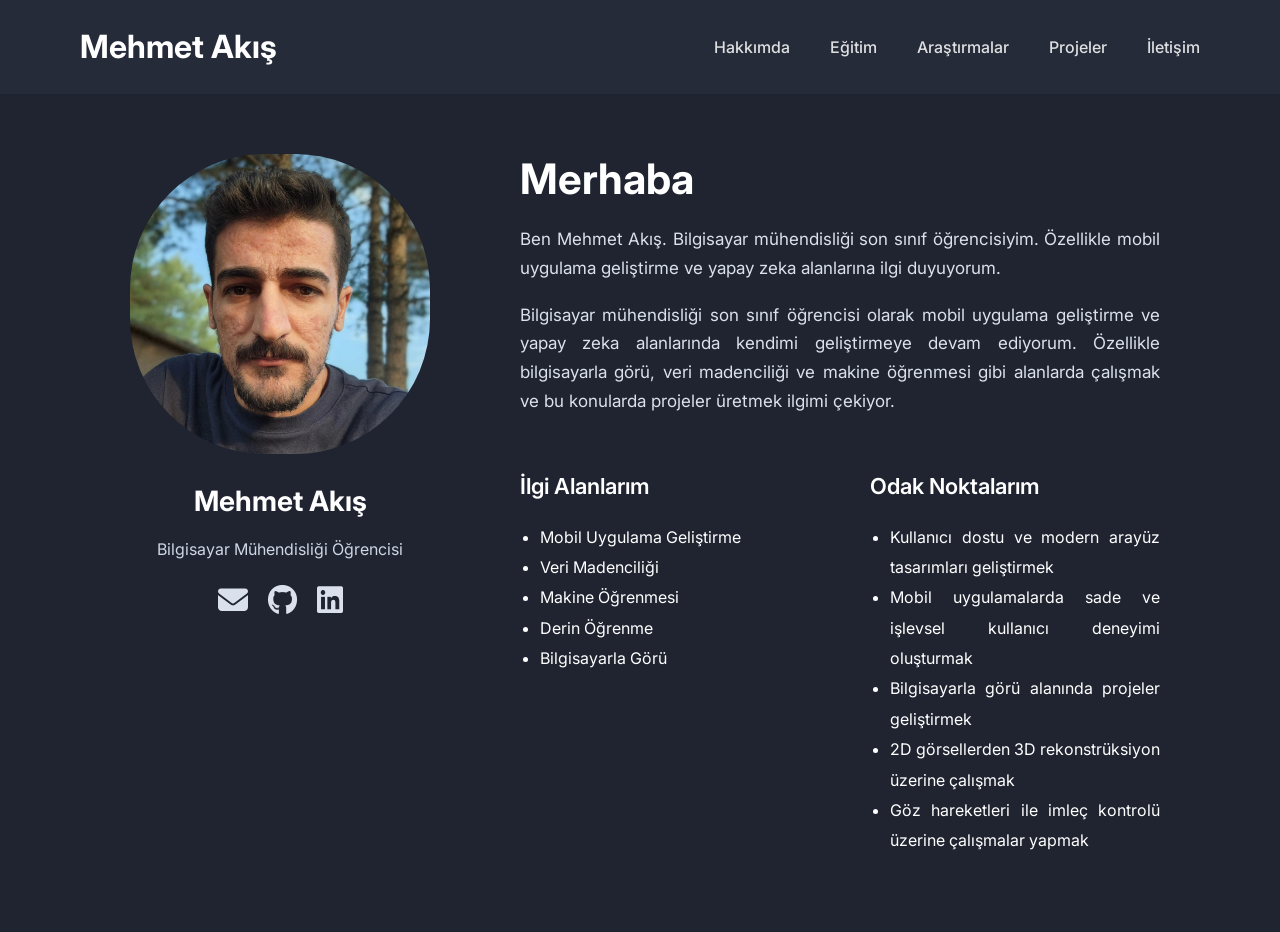
<file: index.html>
<!DOCTYPE html>
<html lang="tr">
<head>
<meta charset="UTF-8">
<title>Mehmet | Computer Engineer</title>
<link rel="stylesheet" href="style.css">
<link rel="stylesheet" href="https://cdnjs.cloudflare.com/ajax/libs/font-awesome/6.4.2/css/all.min.css">
</head>
<body>

<header>
</header>
<div class="container">

<div class="left">
  <img src="img/profil.jpeg" class="profile" alt="Mehmet Akış">

  <h2>Mehmet Akış</h2>
  <p>Bilgisayar Mühendisliği Öğrencisi</p>
<div class="icons">
  <a href="mailto:meehmetakis@gmail.com" title="Mail">
    <i class="fa-solid fa-envelope"></i>
  </a>

  <a href="https://github.com/meehmetaks" target="_blank" title="GitHub">
    <i class="fa-brands fa-github"></i>
  </a>

  <a href="https://linkedin.com/in/meehmetakis" target="_blank" title="LinkedIn">
    <i class="fa-brands fa-linkedin"></i>
  </a>
</div>
</div>

<div class="right">
  <h1>Merhaba</h1>

  <p>
    Ben Mehmet Akış. Bilgisayar mühendisliği son sınıf öğrencisiyim.
    Özellikle mobil uygulama geliştirme ve yapay zeka alanlarına ilgi duyuyorum.
  </p>

<p>
  Bilgisayar mühendisliği son sınıf öğrencisi olarak mobil uygulama geliştirme ve yapay zeka alanlarında kendimi geliştirmeye devam ediyorum.
  Özellikle bilgisayarla görü, veri madenciliği ve makine öğrenmesi gibi alanlarda çalışmak ve bu konularda projeler üretmek ilgimi çekiyor.
</p>

  <div class="columns">
    <div>
      <h3>İlgi Alanlarım</h3>
      <ul>
        <li>Mobil Uygulama Geliştirme</li>
        <li>Veri Madenciliği</li>
        <li>Makine Öğrenmesi</li>
        <li>Derin Öğrenme</li>
        <li>Bilgisayarla Görü</li>
      </ul>
    </div>

    <div>
  <h3>Odak Noktalarım</h3>
  <ul>
    <li>Kullanıcı dostu ve modern arayüz tasarımları geliştirmek</li>
    <li>Mobil uygulamalarda sade ve işlevsel kullanıcı deneyimi oluşturmak</li>
    <li>Bilgisayarla görü alanında projeler geliştirmek</li>
    <li>2D görsellerden 3D rekonstrüksiyon üzerine çalışmak</li>
    <li>Göz hareketleri ile imleç kontrolü üzerine çalışmalar yapmak</li>
  </ul>
</div>
  </div>
</div>

</div>
<script src="menu.js"></script>
</body>
</html>
</file>
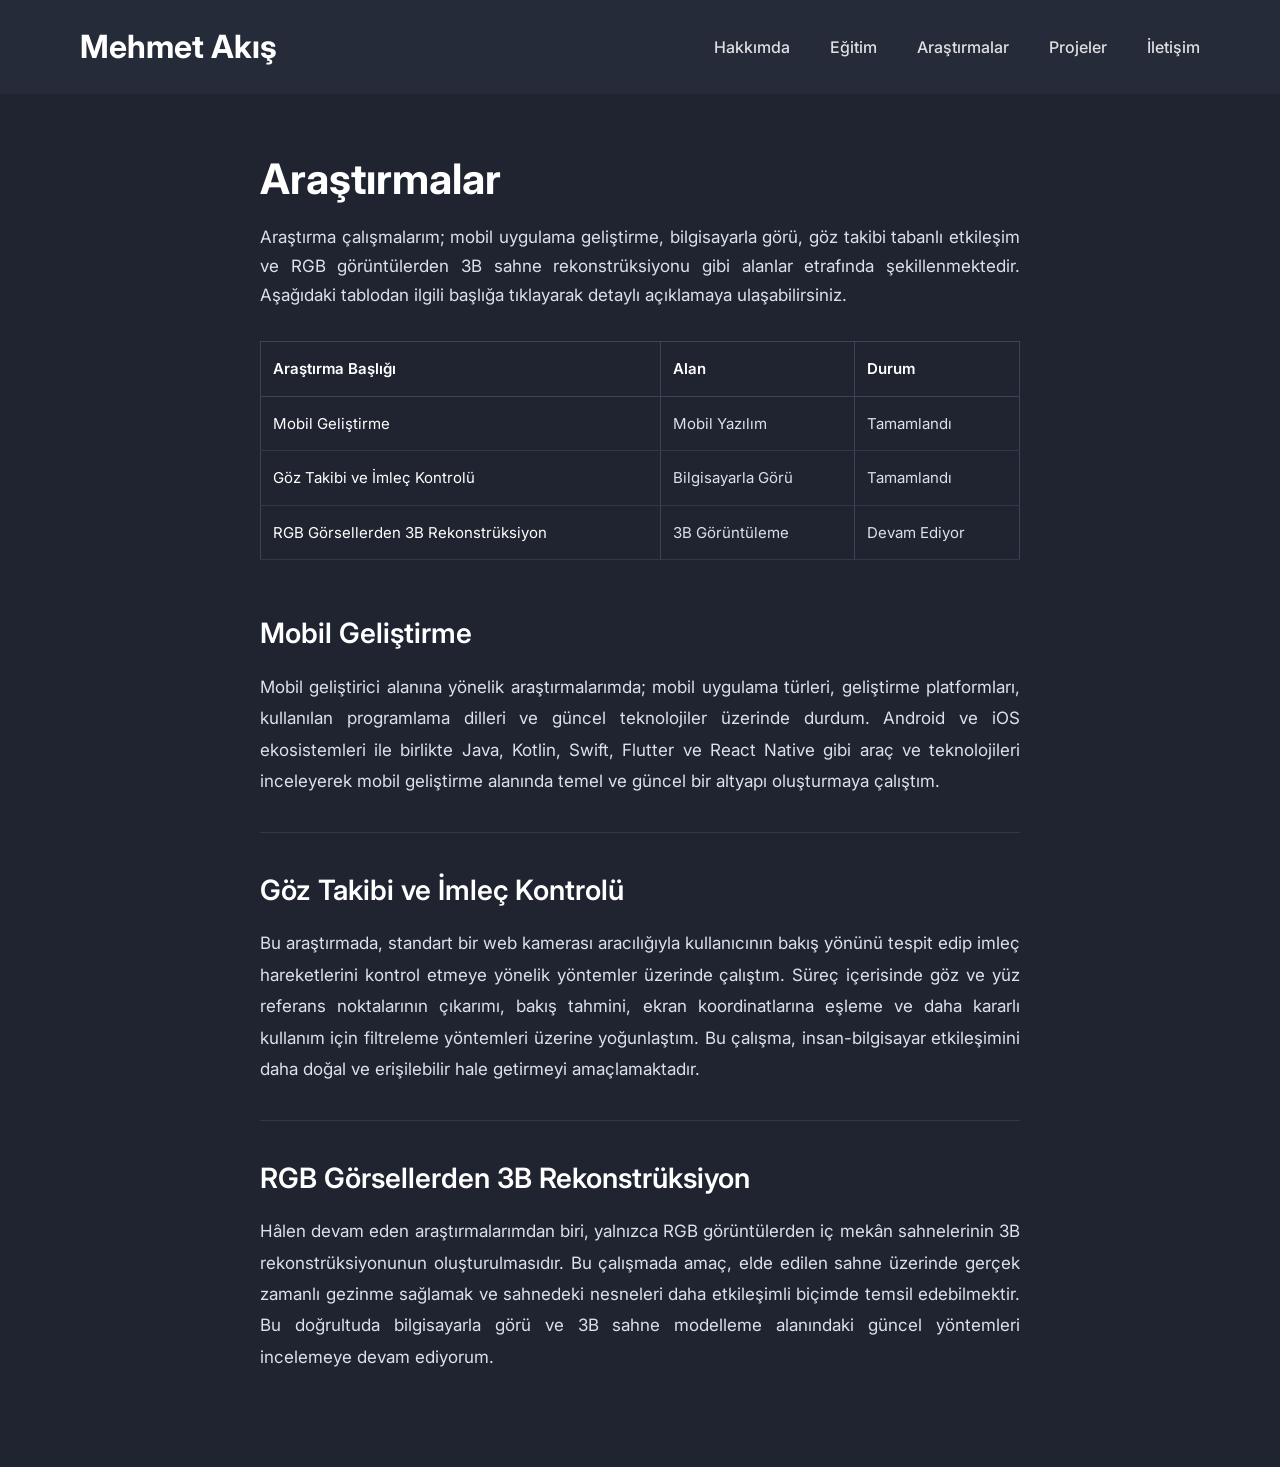
<file: Arastirmalar.html>
<!DOCTYPE html>
<html lang="tr">
<head>
<meta charset="UTF-8">
<title>Araştırmalar</title>
<link rel="stylesheet" href="style.css">
</head>
<body>

<header></header>

<div class="research-page">
  <h1>Araştırmalar</h1>

  <p class="research-intro">
    Araştırma çalışmalarım; mobil uygulama geliştirme, bilgisayarla görü, göz takibi tabanlı etkileşim
    ve RGB görüntülerden 3B sahne rekonstrüksiyonu gibi alanlar etrafında şekillenmektedir.
    Aşağıdaki tablodan ilgili başlığa tıklayarak detaylı açıklamaya ulaşabilirsiniz.
  </p>

  <table class="research-table">
    <thead>
      <tr>
        <th>Araştırma Başlığı</th>
        <th>Alan</th>
        <th>Durum</th>
      </tr>
    </thead>
    <tbody>
      <tr onclick="location.href='#mobil-gelistirme'">
        <td><a href="#mobil-gelistirme">Mobil Geliştirme</a></td>
        <td>Mobil Yazılım</td>
        <td>Tamamlandı</td>
      </tr>
      <tr onclick="location.href='#goz-takibi'">
        <td><a href="#goz-takibi">Göz Takibi ve İmleç Kontrolü</a></td>
        <td>Bilgisayarla Görü</td>
        <td>Tamamlandı</td>
      </tr>
      <tr onclick="location.href='#rekonstruksiyon'">
        <td><a href="#rekonstruksiyon">RGB Görsellerden 3B Rekonstrüksiyon</a></td>
        <td>3B Görüntüleme</td>
        <td>Devam Ediyor</td>
      </tr>
    </tbody>
  </table>

  <section id="mobil-gelistirme" class="research-section">
    <h2>Mobil Geliştirme</h2>
    <p>
      Mobil geliştirici alanına yönelik araştırmalarımda; mobil uygulama türleri, geliştirme platformları,
      kullanılan programlama dilleri ve güncel teknolojiler üzerinde durdum. Android ve iOS ekosistemleri ile birlikte
      Java, Kotlin, Swift, Flutter ve React Native gibi araç ve teknolojileri inceleyerek mobil geliştirme alanında
      temel ve güncel bir altyapı oluşturmaya çalıştım.
    </p>
  </section>

  <section id="goz-takibi" class="research-section">
    <h2>Göz Takibi ve İmleç Kontrolü</h2>
    <p>
      Bu araştırmada, standart bir web kamerası aracılığıyla kullanıcının bakış yönünü tespit edip
      imleç hareketlerini kontrol etmeye yönelik yöntemler üzerinde çalıştım. Süreç içerisinde
      göz ve yüz referans noktalarının çıkarımı, bakış tahmini, ekran koordinatlarına eşleme ve
      daha kararlı kullanım için filtreleme yöntemleri üzerine yoğunlaştım. Bu çalışma, insan-bilgisayar
      etkileşimini daha doğal ve erişilebilir hale getirmeyi amaçlamaktadır.
    </p>
  </section>

  <section id="rekonstruksiyon" class="research-section">
    <h2>RGB Görsellerden 3B Rekonstrüksiyon</h2>
    <p>
      Hâlen devam eden araştırmalarımdan biri, yalnızca RGB görüntülerden iç mekân sahnelerinin
      3B rekonstrüksiyonunun oluşturulmasıdır. Bu çalışmada amaç, elde edilen sahne üzerinde gerçek zamanlı gezinme sağlamak
      ve sahnedeki nesneleri daha etkileşimli biçimde temsil edebilmektir. Bu doğrultuda bilgisayarla görü ve
      3B sahne modelleme alanındaki güncel yöntemleri incelemeye devam ediyorum.
    </p>
  </section>
</div>

<script src="menu.js"></script>
</body>
</html>
</file>
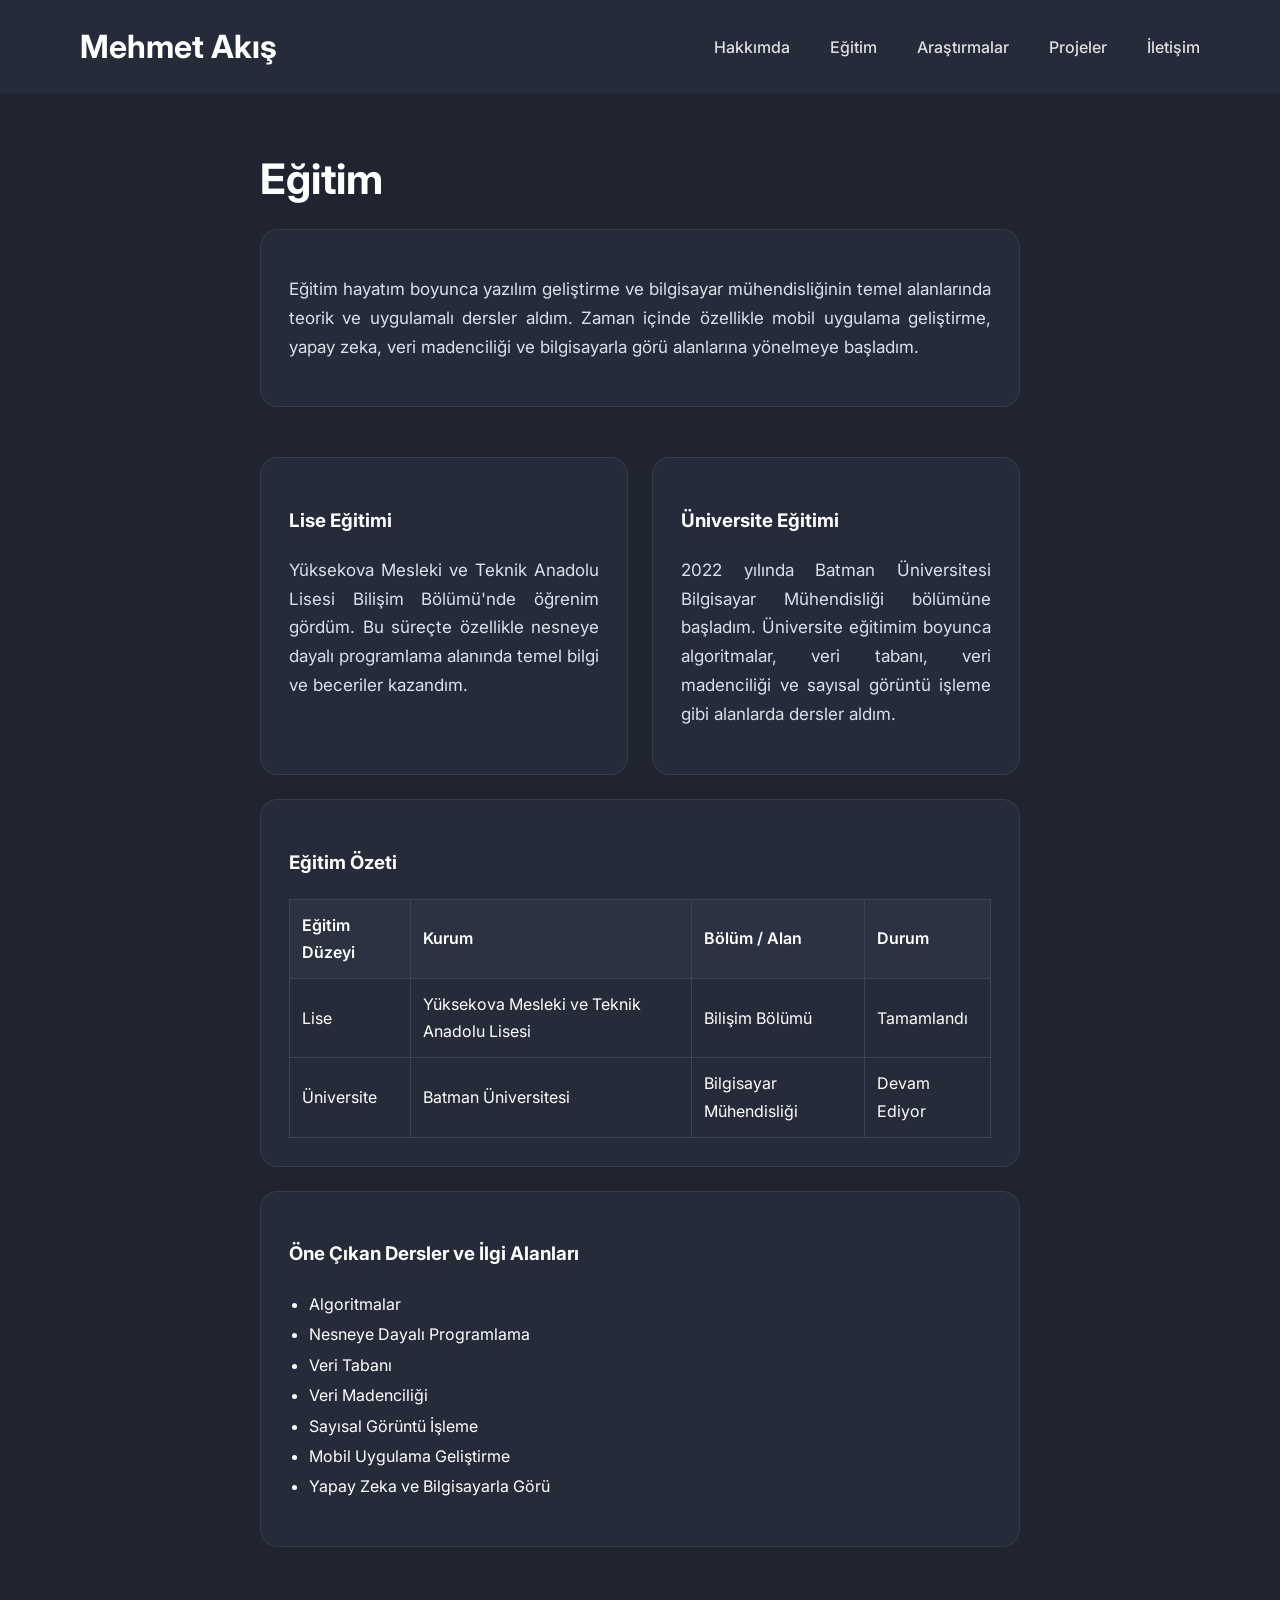
<file: Egitim.html>
<!DOCTYPE html>
<html lang="tr">
<head>
<meta charset="UTF-8">
<title>Eğitim</title>
<link rel="stylesheet" href="style.css">
</head>
<body>

<header></header>

<div class="page-wrapper">
  <h1>Eğitim</h1>

  <div class="info-card">
    <p>
      Eğitim hayatım boyunca yazılım geliştirme ve bilgisayar mühendisliğinin temel alanlarında teorik ve uygulamalı dersler aldım.
      Zaman içinde özellikle mobil uygulama geliştirme, yapay zeka, veri madenciliği ve bilgisayarla görü alanlarına yönelmeye başladım.
    </p>
  </div>

  <div class="info-grid">
    <div class="info-card">
      <h3>Lise Eğitimi</h3>
      <p>
        Yüksekova Mesleki ve Teknik Anadolu Lisesi Bilişim Bölümü'nde öğrenim gördüm.
        Bu süreçte özellikle nesneye dayalı programlama alanında temel bilgi ve beceriler kazandım.
      </p>
    </div>

    <div class="info-card">
      <h3>Üniversite Eğitimi</h3>
      <p>
        2022 yılında Batman Üniversitesi Bilgisayar Mühendisliği bölümüne başladım.
        Üniversite eğitimim boyunca algoritmalar, veri tabanı, veri madenciliği ve sayısal görüntü işleme gibi alanlarda dersler aldım.
      </p>
    </div>
  </div>

  <div class="info-card">
    <h3>Eğitim Özeti</h3>
    <table>
      <tr>
        <th>Eğitim Düzeyi</th>
        <th>Kurum</th>
        <th>Bölüm / Alan</th>
        <th>Durum</th>
      </tr>
      <tr>
        <td>Lise</td>
        <td>Yüksekova Mesleki ve Teknik Anadolu Lisesi</td>
        <td>Bilişim Bölümü</td>
        <td>Tamamlandı</td>
      </tr>
      <tr>
        <td>Üniversite</td>
        <td>Batman Üniversitesi</td>
        <td>Bilgisayar Mühendisliği</td>
        <td>Devam Ediyor</td>
      </tr>
    </table>
  </div>

  <div class="info-card">
    <h3>Öne Çıkan Dersler ve İlgi Alanları</h3>
    <ul>
      <li>Algoritmalar</li>
      <li>Nesneye Dayalı Programlama</li>
      <li>Veri Tabanı</li>
      <li>Veri Madenciliği</li>
      <li>Sayısal Görüntü İşleme</li>
      <li>Mobil Uygulama Geliştirme</li>
      <li>Yapay Zeka ve Bilgisayarla Görü</li>
    </ul>
  </div>
</div>
<script src="menu.js"></script>
</body>
</html>
</file>
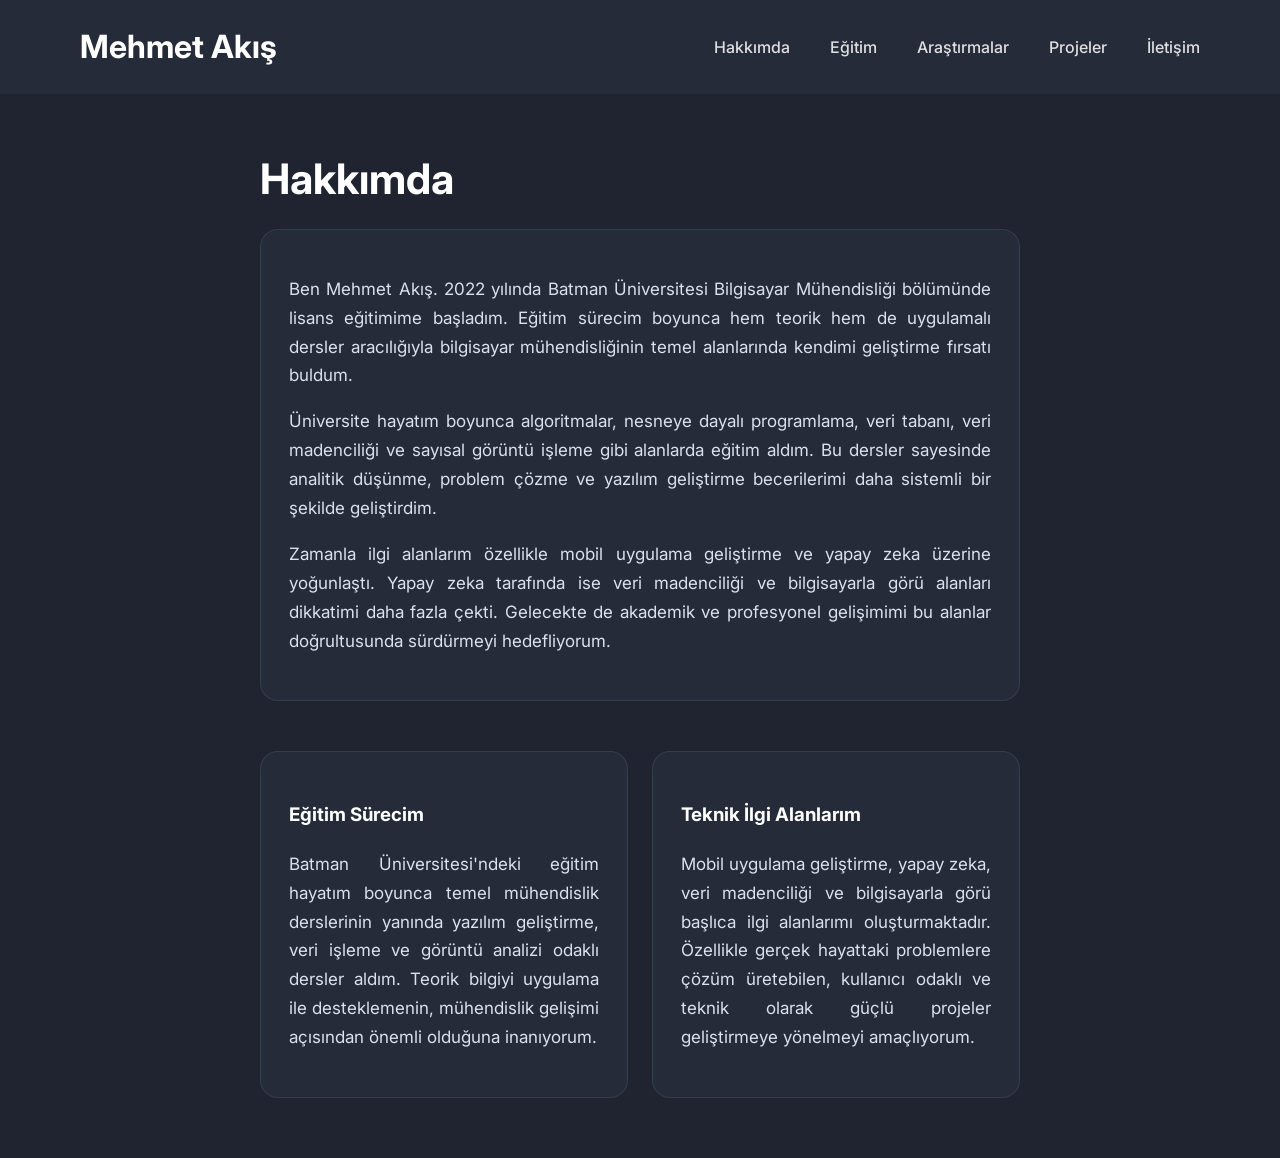
<file: Hakkimda.html>
<!DOCTYPE html>
<html lang="tr">
<head>
<meta charset="UTF-8">
<title>Mehmet Akış | Hakkımda</title>
<link rel="stylesheet" href="style.css">
</head>
<body>

<header></header>

<div class="page-wrapper">
  <h1>Hakkımda</h1>

  <div class="info-card">
    <p>
      Ben Mehmet Akış. 2022 yılında Batman Üniversitesi Bilgisayar Mühendisliği bölümünde lisans eğitimime başladım.
      Eğitim sürecim boyunca hem teorik hem de uygulamalı dersler aracılığıyla bilgisayar mühendisliğinin temel alanlarında
      kendimi geliştirme fırsatı buldum.
    </p>

    <p>
      Üniversite hayatım boyunca algoritmalar, nesneye dayalı programlama, veri tabanı, veri madenciliği ve sayısal görüntü işleme
      gibi alanlarda eğitim aldım. Bu dersler sayesinde analitik düşünme, problem çözme ve yazılım geliştirme becerilerimi
      daha sistemli bir şekilde geliştirdim.
    </p>

    <p>
      Zamanla ilgi alanlarım özellikle mobil uygulama geliştirme ve yapay zeka üzerine yoğunlaştı.
      Yapay zeka tarafında ise veri madenciliği ve bilgisayarla görü alanları dikkatimi daha fazla çekti.
      Gelecekte de akademik ve profesyonel gelişimimi bu alanlar doğrultusunda sürdürmeyi hedefliyorum.
    </p>
  </div>

  <div class="info-grid">
    <div class="info-card">
      <h3>Eğitim Sürecim</h3>
      <p>
        Batman Üniversitesi'ndeki eğitim hayatım boyunca temel mühendislik derslerinin yanında yazılım geliştirme,
        veri işleme ve görüntü analizi odaklı dersler aldım. Teorik bilgiyi uygulama ile desteklemenin,
        mühendislik gelişimi açısından önemli olduğuna inanıyorum.
      </p>
    </div>

    <div class="info-card">
      <h3>Teknik İlgi Alanlarım</h3>
      <p>
        Mobil uygulama geliştirme, yapay zeka, veri madenciliği ve bilgisayarla görü başlıca ilgi alanlarımı oluşturmaktadır.
        Özellikle gerçek hayattaki problemlere çözüm üretebilen, kullanıcı odaklı ve teknik olarak güçlü projeler geliştirmeye
        yönelmeyi amaçlıyorum.
      </p>
    </div>
  </div>
</div>

<script src="menu.js"></script>
</body>
</html>
</file>
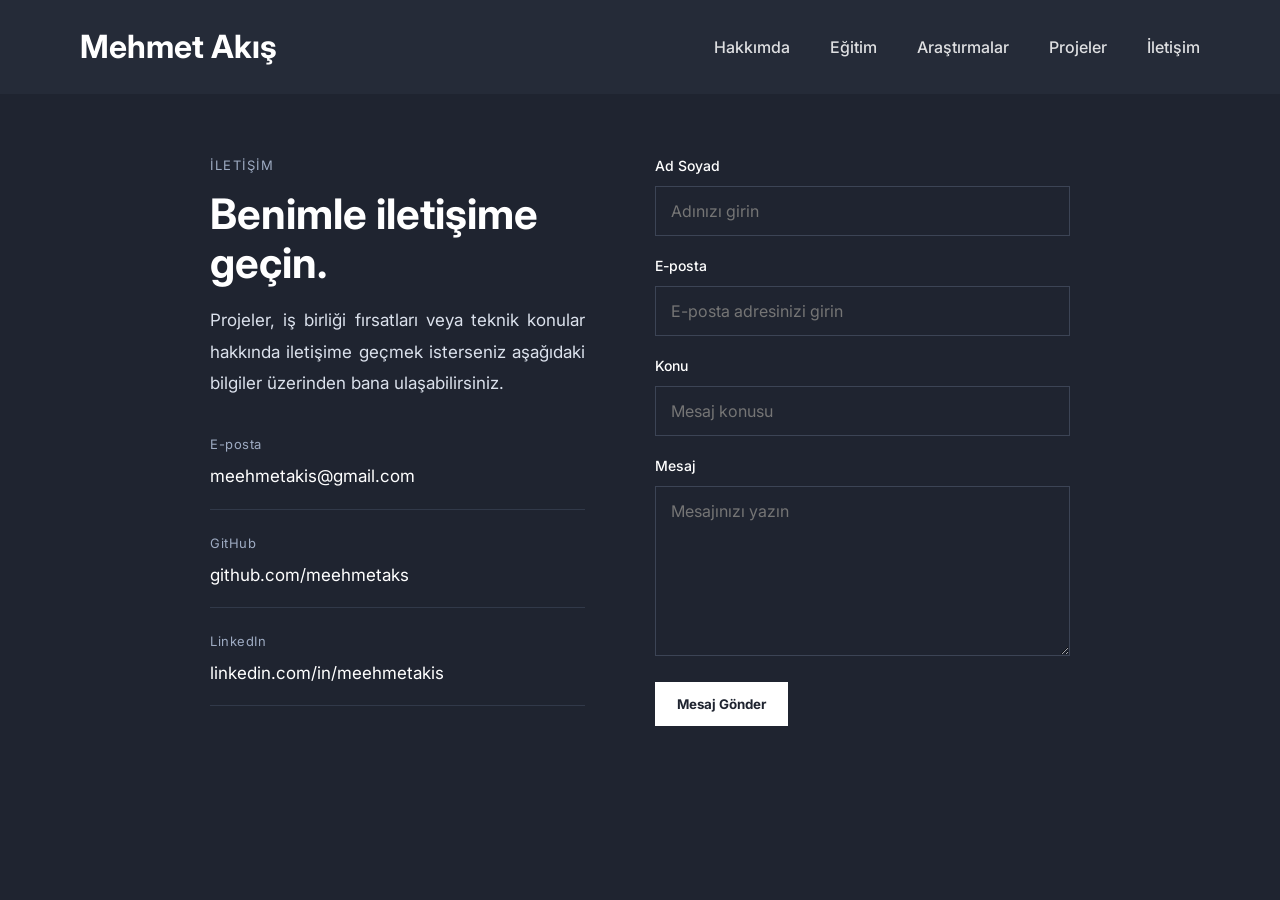
<file: iletisim.html>
<!DOCTYPE html>
<html lang="tr">
<head>
<meta charset="UTF-8">
<title>İletişim</title>
<link rel="stylesheet" href="style.css">
</head>
<body>

<header></header>

<div class="contact-page">
  <div class="contact-left">
    <p class="contact-label">İLETİŞİM</p>
    <h1>Benimle iletişime geçin.</h1>

    <p class="contact-text">
      Projeler, iş birliği fırsatları veya teknik konular hakkında iletişime geçmek isterseniz
      aşağıdaki bilgiler üzerinden bana ulaşabilirsiniz.
    </p>

    <div class="contact-info">
      <div class="contact-item">
        <span>E-posta</span>
        <a href="mailto:meehmetakis@gmail.com">meehmetakis@gmail.com</a>
      </div>

      <div class="contact-item">
        <span>GitHub</span>
        <a href="https://github.com/meehmetaks" target="_blank">github.com/meehmetaks</a>
      </div>

      <div class="contact-item">
        <span>LinkedIn</span>
        <a href="https://linkedin.com/meehmetakis" target="_blank">linkedin.com/in/meehmetakis</a>
      </div>
    </div>
  </div>

  <div class="contact-right">
    <form class="contact-form">
      <label>Ad Soyad</label>
      <input type="text" placeholder="Adınızı girin">

      <label>E-posta</label>
      <input type="email" placeholder="E-posta adresinizi girin">

      <label>Konu</label>
      <input type="text" placeholder="Mesaj konusu">

      <label>Mesaj</label>
      <textarea placeholder="Mesajınızı yazın"></textarea>

      <button type="submit">Mesaj Gönder</button>
    </form>
  </div>
</div>

<script src="menu.js"></script>
</body>
</html>
</file>
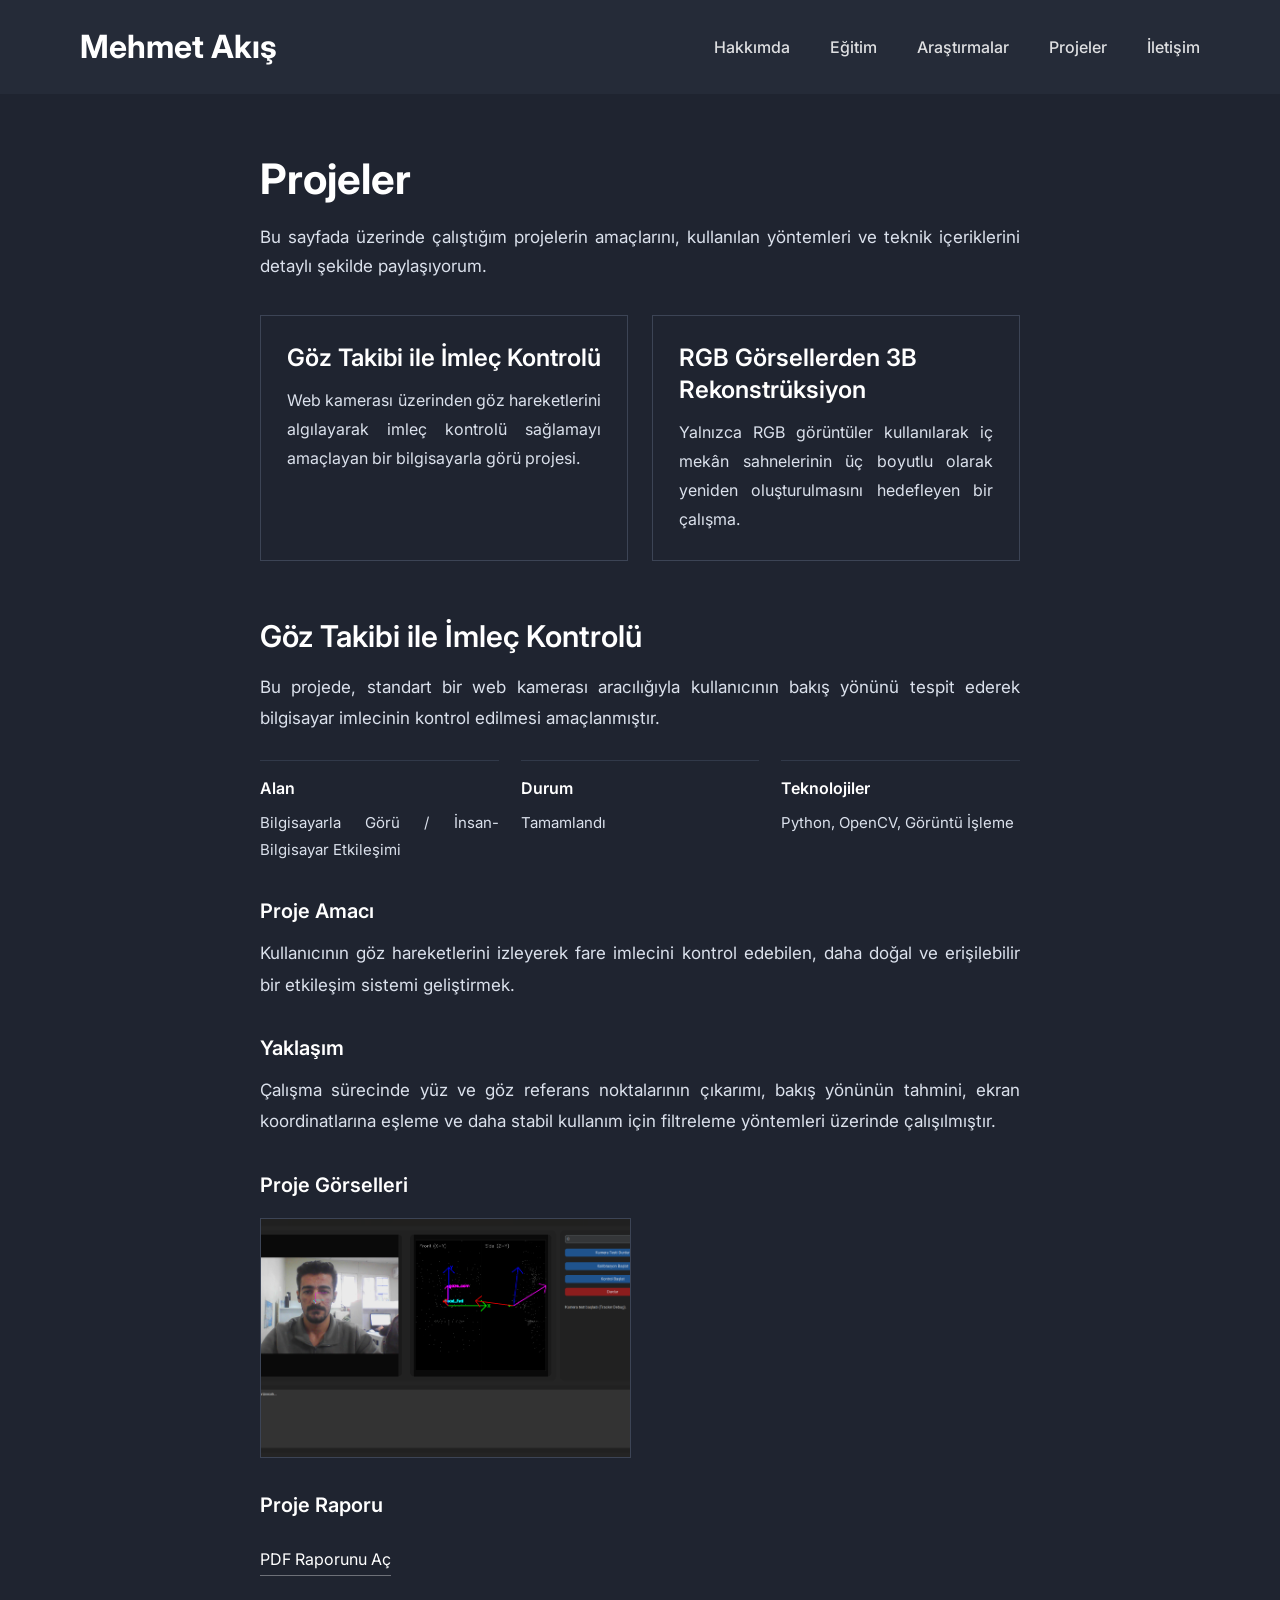
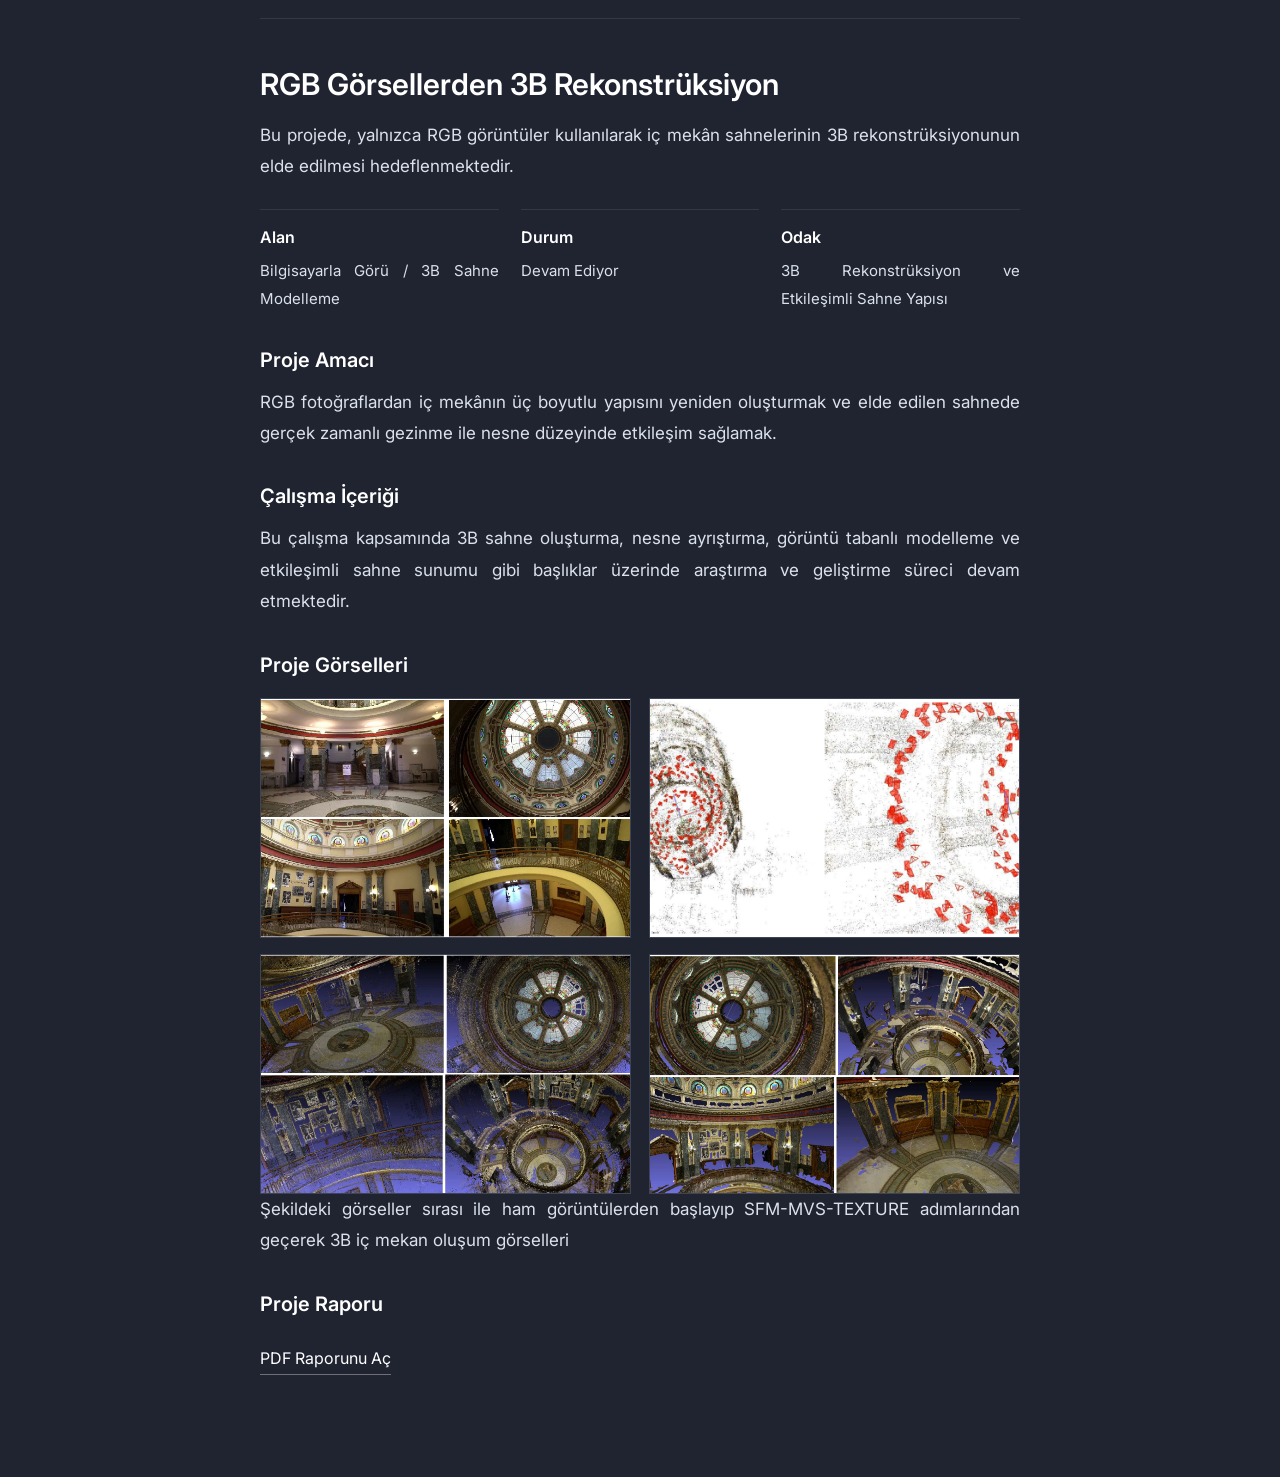
<file: projeler.html>
<!DOCTYPE html>
<html lang="tr">
<head>
<meta charset="UTF-8">
<title>Projeler</title>
<link rel="stylesheet" href="style.css">
</head>
<body>

<header></header>

<div class="projects-page">
  <h1>Projeler</h1>

  <p class="projects-intro">
    Bu sayfada üzerinde çalıştığım projelerin amaçlarını, kullanılan yöntemleri
    ve teknik içeriklerini detaylı şekilde paylaşıyorum.
  </p>

  <div class="project-cards">
    <a href="#eye-tracking" class="project-card">
      <h2>Göz Takibi ile İmleç Kontrolü</h2>
      <p>
        Web kamerası üzerinden göz hareketlerini algılayarak imleç kontrolü sağlamayı amaçlayan bir bilgisayarla görü projesi.
      </p>
    </a>

    <a href="#reconstruction" class="project-card">
      <h2>RGB Görsellerden 3B Rekonstrüksiyon</h2>
      <p>
        Yalnızca RGB görüntüler kullanılarak iç mekân sahnelerinin üç boyutlu olarak yeniden oluşturulmasını hedefleyen bir çalışma.
      </p>
    </a>
  </div>

  <section id="eye-tracking" class="project-section">
    <h2>Göz Takibi ile İmleç Kontrolü</h2>

    <p>
      Bu projede, standart bir web kamerası aracılığıyla kullanıcının bakış yönünü tespit ederek
      bilgisayar imlecinin kontrol edilmesi amaçlanmıştır.
    </p>

    <div class="project-meta">
      <div>
        <h3>Alan</h3>
        <p>Bilgisayarla Görü / İnsan-Bilgisayar Etkileşimi</p>
      </div>
      <div>
        <h3>Durum</h3>
        <p>Tamamlandı</p>
      </div>
      <div>
        <h3>Teknolojiler</h3>
        <p>Python, OpenCV, Görüntü İşleme</p>
      </div>
    </div>

    <h3>Proje Amacı</h3>
    <p>
      Kullanıcının göz hareketlerini izleyerek fare imlecini kontrol edebilen,
      daha doğal ve erişilebilir bir etkileşim sistemi geliştirmek.
    </p>

    <h3>Yaklaşım</h3>
    <p>
      Çalışma sürecinde yüz ve göz referans noktalarının çıkarımı, bakış yönünün tahmini,
      ekran koordinatlarına eşleme ve daha stabil kullanım için filtreleme yöntemleri üzerinde çalışılmıştır.
    </p>

    <h3>Proje Görselleri</h3>
<div class="project-gallery">
  <img src="img/eye_1.png" alt="Proje görseli 1" class="project-image">
</div>

    <h3>Proje Raporu</h3>
    <a class="project-link" href="https://drive.google.com/file/d/1DHneB8aOu4MpFxAGIzpAlKw3nhM2ev4A/view?usp=drive_link" target="_blank">PDF Raporunu Aç</a>
  </section>

  <section id="reconstruction" class="project-section">
    <h2>RGB Görsellerden 3B Rekonstrüksiyon</h2>

    <p>
      Bu projede, yalnızca RGB görüntüler kullanılarak iç mekân sahnelerinin
      3B rekonstrüksiyonunun elde edilmesi hedeflenmektedir.
    </p>

    <div class="project-meta">
      <div>
        <h3>Alan</h3>
        <p>Bilgisayarla Görü / 3B Sahne Modelleme</p>
      </div>
      <div>
        <h3>Durum</h3>
        <p>Devam Ediyor</p>
      </div>
      <div>
        <h3>Odak</h3>
        <p>3B Rekonstrüksiyon ve Etkileşimli Sahne Yapısı</p>
      </div>
    </div>

    <h3>Proje Amacı</h3>
    <p>
      RGB fotoğraflardan iç mekânın üç boyutlu yapısını yeniden oluşturmak
      ve elde edilen sahnede gerçek zamanlı gezinme ile nesne düzeyinde etkileşim sağlamak.
    </p>

    <h3>Çalışma İçeriği</h3>
    <p>
      Bu çalışma kapsamında 3B sahne oluşturma, nesne ayrıştırma, görüntü tabanlı modelleme
      ve etkileşimli sahne sunumu gibi başlıklar üzerinde araştırma ve geliştirme süreci devam etmektedir.
    </p>

    <h3>Proje Görselleri</h3>
<div class="project-gallery">
  <img src="img/ilk.png" alt="3B rekonstrüksiyon görseli 1" class="project-image">
  <img src="img/sfm.png" alt="3B rekonstrüksiyon görseli 2" class="project-image">
</div>
<div class="project-gallery">
  <img src="img/mvs.png" alt="3B rekonstrüksiyon görseli 1" class="project-image">
  <img src="img/son.png" alt="3B rekonstrüksiyon görseli 2" class="project-image">
</div>
<p> Şekildeki görseller sırası ile ham görüntülerden başlayıp SFM-MVS-TEXTURE adımlarından geçerek 3B iç mekan oluşum görselleri</p>

    <h3>Proje Raporu</h3>
    <a class="project-link" href="https://drive.google.com/file/d/1kwKdNMZoyPmOOjtR8f-AnuMt7K0kNkEw/view?usp=drive_link" target="_blank">PDF Raporunu Aç</a>
  </section>
</div>

<script src="menu.js"></script>
</body>
</html>
</file>
<file: style.css>
html{
  scroll-behavior:smooth;
}

*{
  box-sizing:border-box;
}

body{
  background:#1f2430;
  color:white;
  font-family:'Inter', Arial, Helvetica, sans-serif;
  margin:0;
  line-height:1.7;
}

/* ÜST MENÜ */
header{
  background:#252b38;
  padding:0;
}

.navbar{
  display:flex;
  justify-content:space-between;
  align-items:center;
  padding:20px 80px;
}

.logo{
  margin:0;
  font-size:32px;
  font-weight:700;
}

.logo a{
  color:white;
  text-decoration:none;
}

nav{
  display:flex;
  gap:40px;
}

nav a{
  color:white;
  text-decoration:none;
  font-size:16px;
  font-weight:500;
  opacity:0.85;
  transition:0.3s;
}

nav a:hover{
  opacity:1;
}

/* ANA SAYFA */
.container{
  display:flex;
  align-items:flex-start;
  gap:80px;
  padding:60px 120px;
}

.left{
  width:320px;
  text-align:center;
  flex-shrink:0;
}

.profile{
  width:300px;
  height:300px;
  border-radius:45%;
  object-fit:cover;
  display:block;
  margin:0 auto 24px auto;
}

.left h2{
  margin:0 0 10px 0;
  font-size:28px;
  font-weight:700;
}

.left p{
  margin:0;
  color:#cfd6e4;
  font-size:16px;
}

.icons{
  margin-top:22px;
  display:flex;
  justify-content:center;
  align-items:center;
  gap:20px;
  flex-wrap:wrap;
}

.icons a{
  color:#dbe1ec;
  text-decoration:none;
  font-size:30px;
  transition:0.3s;
  display:flex;
  align-items:center;
  justify-content:center;
}

.icons a:hover{
  color:white;
  transform:scale(1.08);
}

.right{
  max-width:760px;
  width:100%;
}

.right h1{
  font-size:42px;
  font-weight:700;
  line-height:1.2;
  margin-top:0;
  margin-bottom:20px;
}

.right p{
  color:#dbe1ec;
  margin-bottom:18px;
  text-align:justify;
  font-size:17px;
}

.columns{
  display:flex;
  gap:60px;
  margin-top:30px;
}

.columns > div{
  flex:1;
}

.columns h3{
  margin-bottom:12px;
  font-size:22px;
  font-weight:600;
}

ul{
  line-height:1.9;
  padding-left:20px;
}

.right li,
.page-wrapper li{
  text-align:justify;
  font-size:16px;
}

/* GENEL SAYFA YAPISI */
.page-wrapper{
  max-width:1000px;
  margin:0 auto;
  padding:60px 120px;
}

.page-wrapper h1{
  font-size:42px;
  font-weight:700;
  line-height:1.2;
  margin-top:0;
  margin-bottom:22px;
}

.page-wrapper p{
  color:#dbe1ec;
  text-align:justify;
  font-size:17px;
}

.info-card{
  background:#252b38;
  border:1px solid rgba(255,255,255,0.08);
  border-radius:18px;
  padding:28px;
  margin-top:24px;
}

.info-card p{
  text-align:justify;
}

.info-grid{
  display:grid;
  grid-template-columns:1fr 1fr;
  gap:24px;
  margin-top:26px;
}

/* TABLO */
table{
  border-collapse:collapse;
  width:100%;
  margin-top:20px;
  background:#252b38;
}

table, th, td{
  border:1px solid #3c4455;
  padding:12px;
}

th{
  text-align:left;
  font-weight:600;
  background:#2b3342;
}

td{
  text-align:left;
}

tbody tr{
  transition:background 0.3s ease;
}

tbody tr:hover{
  background:#313a4b;
}

/* FORM */
form{
  max-width:520px;
  margin-top:20px;
}

input, textarea{
  width:100%;
  padding:12px;
  margin-top:8px;
  border-radius:10px;
  border:1px solid #3c4455;
  background:#252b38;
  color:white;
  font-family:'Inter', Arial, Helvetica, sans-serif;
  font-size:16px;
}

textarea{
  min-height:140px;
  resize:vertical;
}

button{
  padding:12px 20px;
  border:none;
  border-radius:10px;
  background:white;
  color:#1f2430;
  cursor:pointer;
  font-weight:700;
  font-family:'Inter', Arial, Helvetica, sans-serif;
  transition:0.3s;
}

button:hover{
  opacity:0.9;
}

/* ARAŞTIRMALAR SAYFASI */
.research-page{
  max-width:1000px;
  margin:0 auto;
  padding:60px 120px;
}

.research-page h1{
  font-size:42px;
  font-weight:700;
  margin:0 0 18px 0;
  line-height:1.2;
}

.research-intro{
  color:#dbe1ec;
  text-align:justify;
  font-size:17px;
  margin:0 0 32px 0;
}

.research-table{
  width:100%;
  border-collapse:collapse;
  margin-bottom:50px;
  background:transparent;
}

.research-table th{
  text-align:left;
  font-weight:600;
  font-size:15px;
  padding:14px 12px;
  border-bottom:1px solid #3c4455;
  background:transparent;
}

.research-table td{
  padding:14px 12px;
  border-bottom:1px solid #313949;
  font-size:15px;
  color:#dbe1ec;
  background:transparent;
}

.research-table tbody tr{
  transition:background 0.3s ease;
  cursor:pointer;
}

.research-table tbody tr:hover{
  background:#2a3140;
}

.research-table a{
  color:white;
  text-decoration:none;
}

.research-table a:hover{
  text-decoration:underline;
}

.research-section{
  padding:0 0 34px 0;
  margin-bottom:34px;
  border-bottom:1px solid #313949;
  scroll-margin-top:100px;
}

.research-section:last-child{
  border-bottom:none;
  margin-bottom:0;
}

.research-section h2{
  font-size:28px;
  font-weight:600;
  margin:0 0 14px 0;
}

.research-section p{
  color:#dbe1ec;
  text-align:justify;
  font-size:17px;
  line-height:1.85;
  margin:0;
}

/* PROJELER SAYFASI */
.projects-page{
  max-width:1000px;
  margin:0 auto;
  padding:60px 120px;
}

.projects-page h1{
  font-size:42px;
  font-weight:700;
  margin:0 0 18px 0;
  line-height:1.2;
}

.projects-intro{
  color:#dbe1ec;
  text-align:justify;
  font-size:17px;
  margin:0 0 34px 0;
}

.project-cards{
  display:grid;
  grid-template-columns:1fr 1fr;
  gap:24px;
  margin-bottom:56px;
}

.project-card{
  display:block;
  text-decoration:none;
  color:white;
  border:1px solid #3c4455;
  padding:26px;
  background:transparent;
  transition:background 0.3s ease, transform 0.3s ease, border-color 0.3s ease;
}

.project-card:hover{
  background:#2a3140;
  transform:translateY(-2px);
  border-color:#4b566b;
}

.project-card h2{
  font-size:24px;
  font-weight:600;
  margin:0 0 12px 0;
  line-height:1.35;
}

.project-card p{
  margin:0;
  color:#dbe1ec;
  text-align:justify;
  font-size:16px;
  line-height:1.8;
}

.project-section{
  padding:0 0 42px 0;
  margin-bottom:46px;
  border-bottom:1px solid #313949;
  scroll-margin-top:100px;
}

.project-section:last-child{
  border-bottom:none;
  margin-bottom:0;
}

.project-section h2{
  font-size:30px;
  font-weight:600;
  margin:0 0 16px 0;
  line-height:1.3;
}

.project-section h3{
  font-size:20px;
  font-weight:600;
  margin:30px 0 10px 0;
}

.project-section p{
  color:#dbe1ec;
  text-align:justify;
  font-size:17px;
  line-height:1.85;
  margin:0;
}

.project-meta{
  display:grid;
  grid-template-columns:1fr 1fr 1fr;
  gap:22px;
  margin:26px 0 8px 0;
}

.project-meta div{
  border-top:1px solid #313949;
  padding-top:14px;
}

.project-meta h3{
  font-size:16px;
  margin:0 0 6px 0;
}

.project-meta p{
  font-size:15px;
  margin:0;
}

.project-gallery{
  display:grid;
  grid-template-columns:1fr 1fr;
  gap:18px;
  margin-top:16px;
}

.project-image-placeholder{
  min-height:240px;
  border:1px solid #3c4455;
  display:flex;
  align-items:center;
  justify-content:center;
  color:#cfd6e4;
  font-size:15px;
  background:rgba(255,255,255,0.01);
}

.project-link{
  display:inline-block;
  margin-top:14px;
  color:white;
  text-decoration:none;
  border-bottom:1px solid rgba(255,255,255,0.35);
  padding-bottom:2px;
  transition:opacity 0.3s ease;
}

.project-link:hover{
  opacity:0.85;
}

/* TABLET */
@media (max-width:900px){
  .navbar{
    flex-direction:column;
    align-items:flex-start;
    gap:18px;
    padding:20px 24px;
  }

  nav{
    flex-wrap:wrap;
    gap:18px;
  }

  .container{
    flex-direction:column;
    align-items:center;
    text-align:center;
    padding:40px 24px;
    gap:35px;
  }

  .left{
    width:100%;
  }

  .right{
    width:100%;
    max-width:100%;
    margin-left:0;
  }

  .columns{
    flex-direction:column;
    gap:24px;
    text-align:left;
  }

  .page-wrapper,
  .research-page,
  .projects-page{
    padding:40px 24px;
  }

  .info-grid{
    grid-template-columns:1fr;
  }

  .project-cards{
    grid-template-columns:1fr;
    gap:18px;
    margin-bottom:40px;
  }

  .project-meta{
    grid-template-columns:1fr;
    gap:14px;
  }

  .project-gallery{
    grid-template-columns:1fr;
  }

  .right p,
  .page-wrapper p,
  .info-card p,
  .right li,
  .page-wrapper li{
    text-align:justify;
  }
}

/* TELEFON */
@media (max-width:576px){
  .logo{
    font-size:24px;
  }

  nav a{
    font-size:15px;
  }

  .profile{
    width:220px;
    height:220px;
    border-radius:30px;
  }

  .right h1,
  .page-wrapper h1,
  .research-page h1,
  .projects-page h1{
    font-size:30px;
  }

  .research-section h2,
  .project-section h2{
    font-size:24px;
  }

  .project-section h3{
    font-size:18px;
  }

  .right p,
  .page-wrapper p,
  .info-card p,
  .right li,
  .page-wrapper li,
  .research-intro,
  .research-section p,
  .projects-intro,
  .project-section p,
  .project-card p{
    font-size:15px;
  }

  .research-table th,
  .research-table td{
    font-size:14px;
    padding:12px 10px;
  }

  .project-card{
    padding:20px;
  }

  .project-card h2{
    font-size:21px;
  }

  .project-image-placeholder{
    min-height:190px;
  }

  .icons a{
    font-size:28px;
  }
}
.contact-page{
  max-width:1100px;
  margin:0 auto;
  padding:60px 120px;
  display:grid;
  grid-template-columns:0.95fr 1.05fr;
  gap:70px;
  align-items:start;
}

.contact-label{
  margin:0 0 14px 0;
  font-size:13px;
  letter-spacing:0.12em;
  color:#9eabc2;
}

.contact-page h1{
  margin:0 0 18px 0;
  font-size:42px;
  line-height:1.15;
  font-weight:700;
}

.contact-text{
  margin:0 0 34px 0;
  color:#dbe1ec;
  font-size:17px;
  line-height:1.85;
  text-align:justify;
}

.contact-info{
  display:flex;
  flex-direction:column;
  gap:22px;
}

.contact-item{
  padding-bottom:18px;
  border-bottom:1px solid #313949;
}

.contact-item span{
  display:block;
  font-size:13px;
  color:#9eabc2;
  margin-bottom:8px;
  letter-spacing:0.04em;
}

.contact-item a{
  color:white;
  text-decoration:none;
  font-size:17px;
  line-height:1.6;
}

.contact-item a:hover{
  opacity:0.85;
}

.contact-form{
  width:100%;
  max-width:100%;
  margin-top:0;
}

.contact-form label{
  display:block;
  margin:0 0 8px 0;
  font-size:14px;
  font-weight:500;
}

.contact-form input,
.contact-form textarea{
  width:100%;
  padding:14px 15px;
  margin:0 0 18px 0;
  border-radius:0;
  border:1px solid #3c4455;
  background:transparent;
  color:white;
  font-family:'Inter', Arial, Helvetica, sans-serif;
  font-size:16px;
}

.contact-form textarea{
  min-height:170px;
  resize:vertical;
}

.contact-form button{
  padding:14px 22px;
  border:none;
  border-radius:0;
  background:white;
  color:#1f2430;
  cursor:pointer;
  font-weight:700;
  font-family:'Inter', Arial, Helvetica, sans-serif;
  transition:0.3s;
}

.contact-form button:hover{
  opacity:0.9;
}

@media (max-width:900px){
  .contact-page{
    padding:40px 24px;
    grid-template-columns:1fr;
    gap:40px;
  }
}

@media (max-width:576px){
  .contact-page h1{
    font-size:30px;
  }

  .contact-text,
  .contact-item a,
  .contact-form input,
  .contact-form textarea{
    font-size:15px;
  }
}
.project-image{
  width:100%;
  height:100%;
  object-fit:cover;
  border:1px solid #3c4455;
  display:block;
}
.project-image{
  width:100%;
  height:240px;
  object-fit:cover;
  border:1px solid #3c4455;
  display:block;
}
</file>
